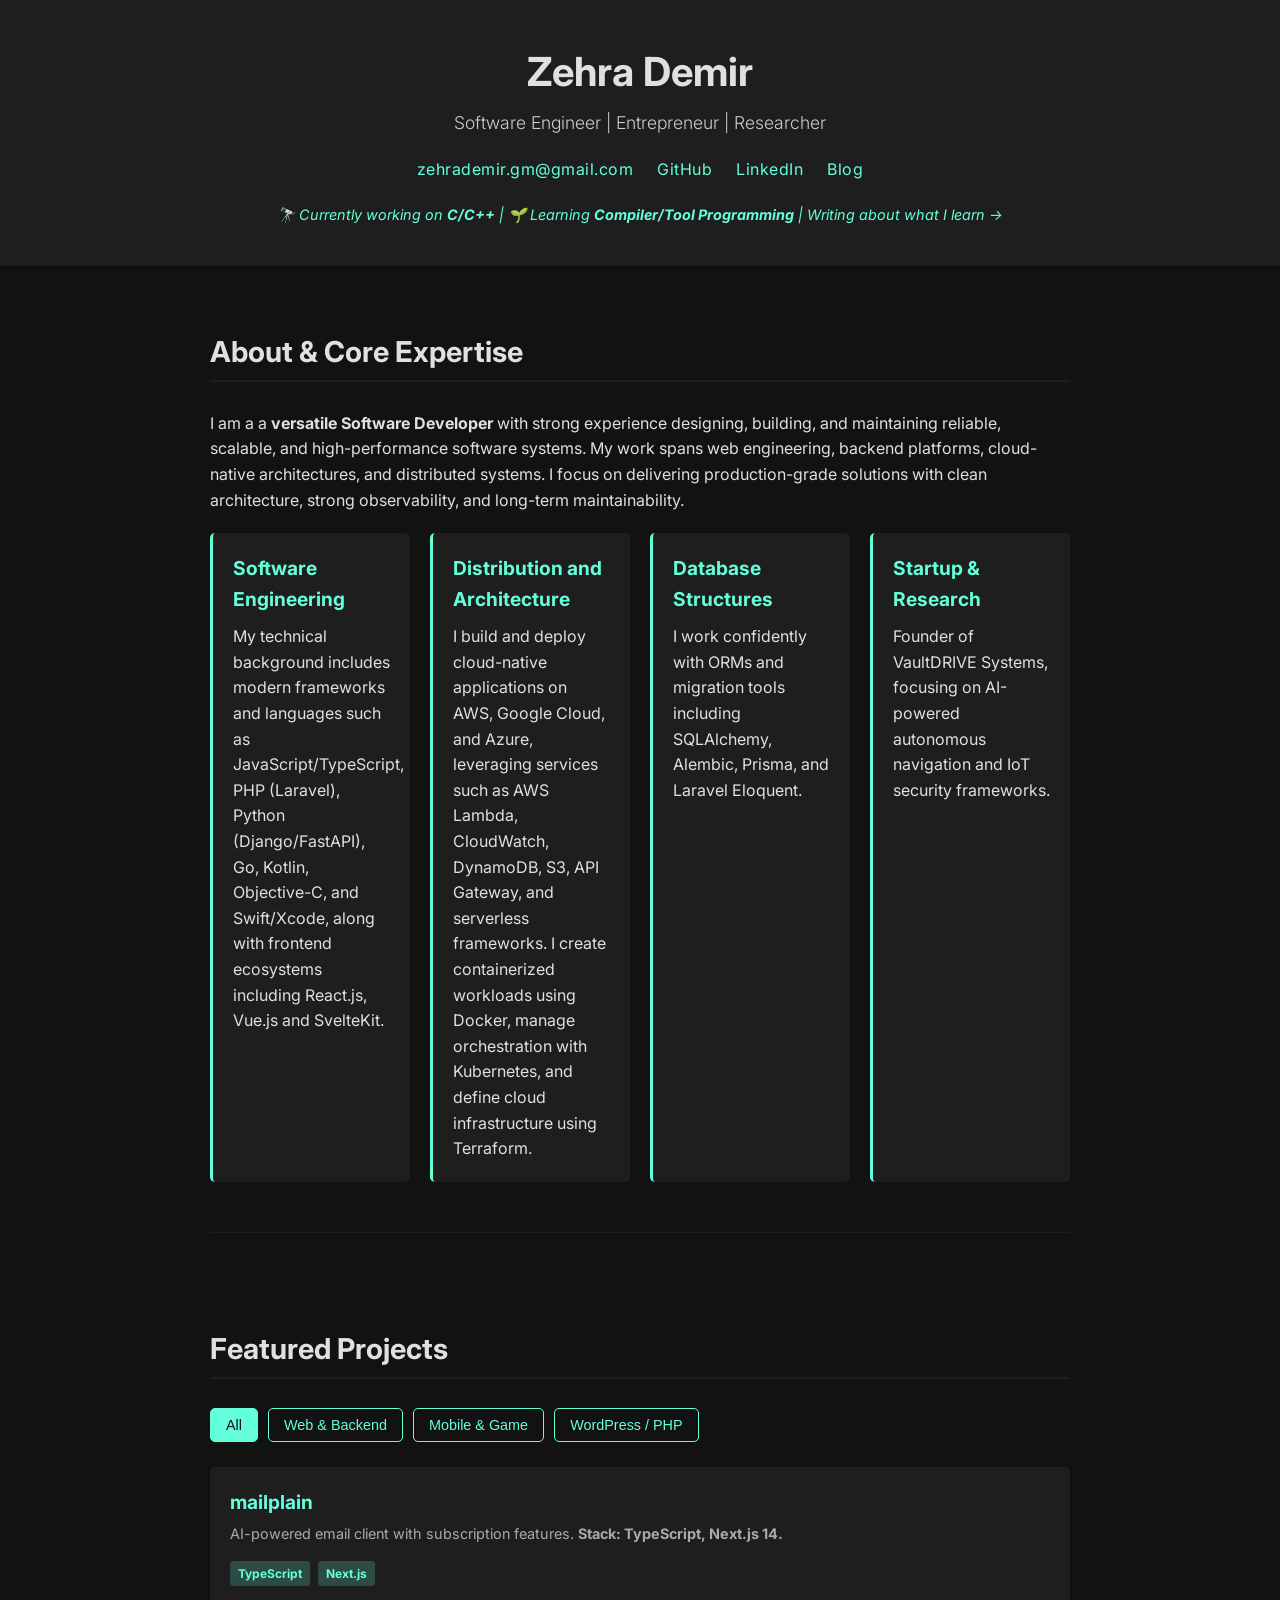
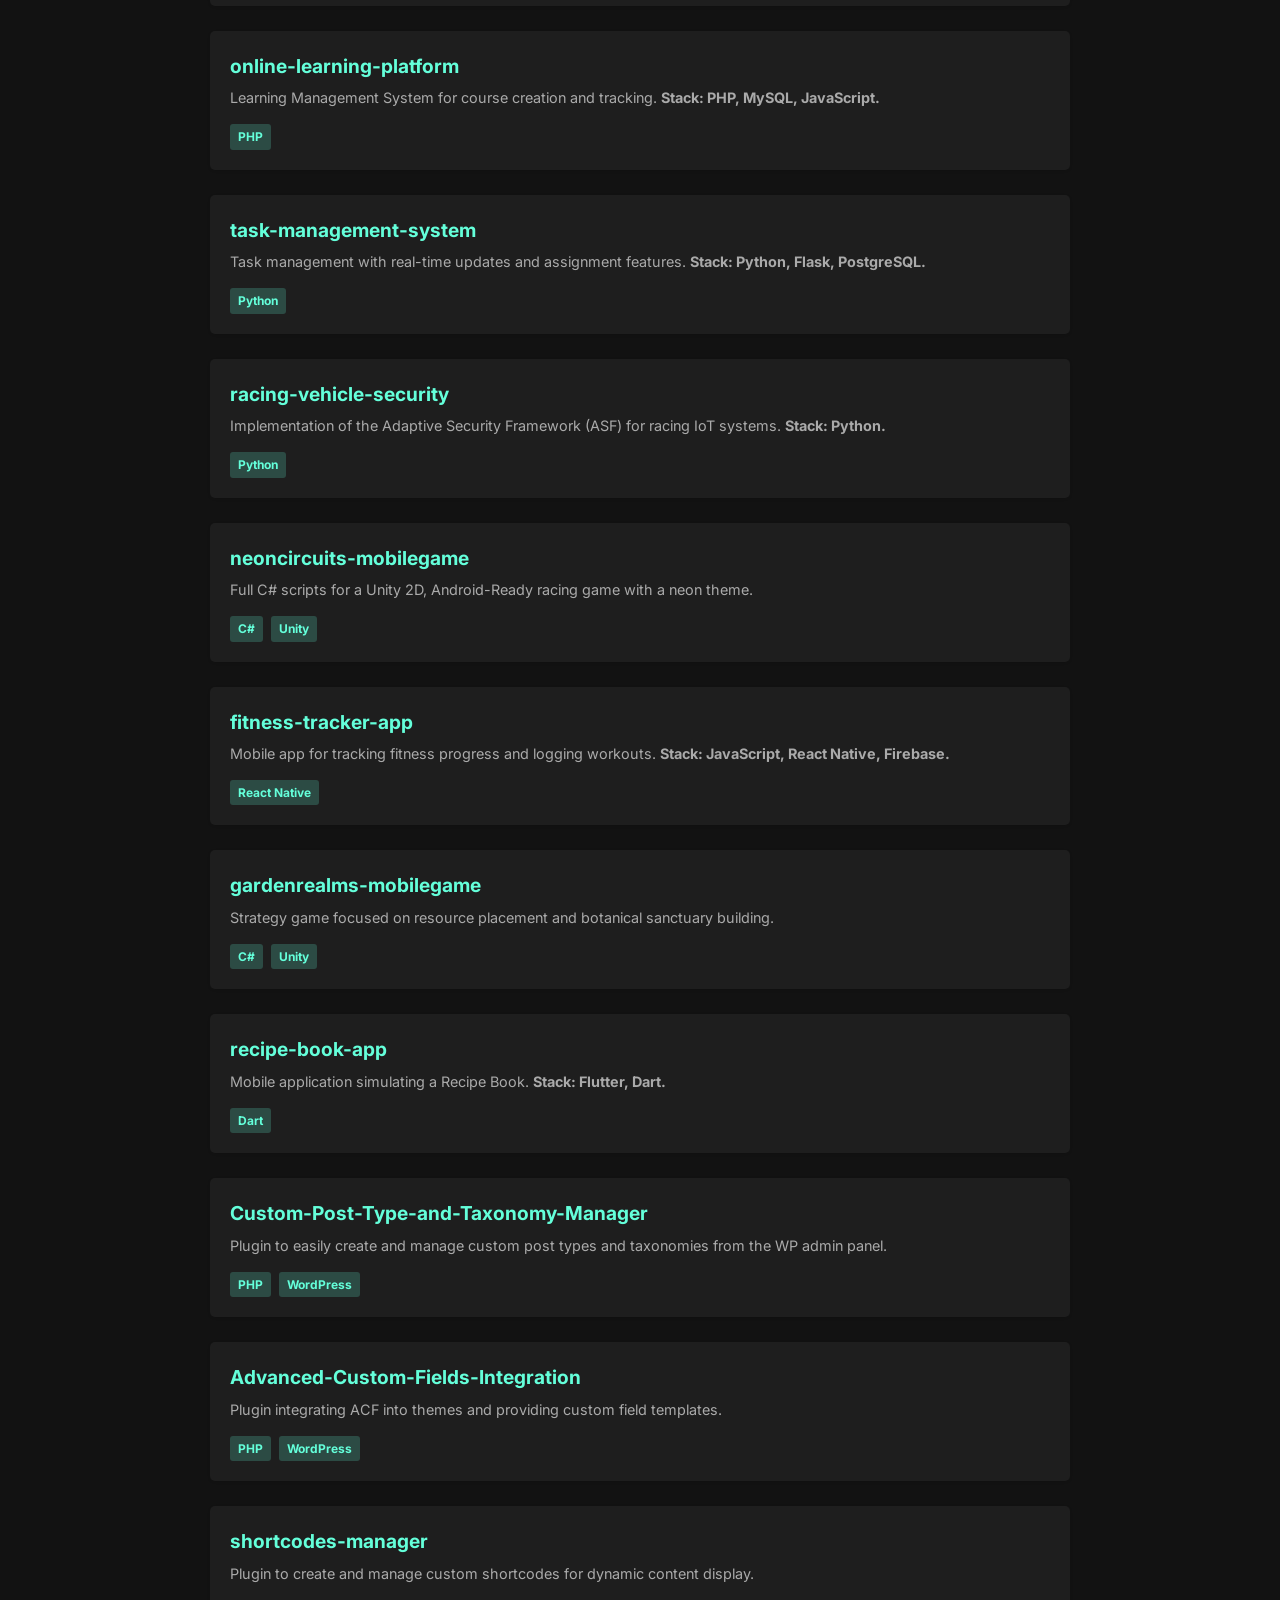
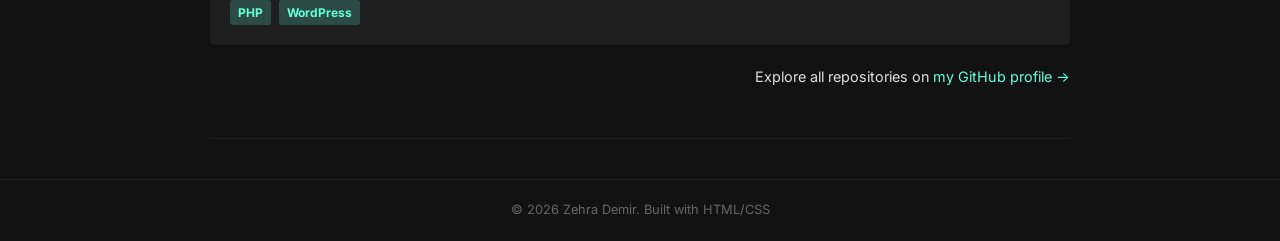
<file: index.html>
<!DOCTYPE html>
<html lang="en">
<head>
    <meta charset="UTF-8">
    <meta name="viewport" content="width=device-width, initial-scale=1.0">
    <title>Zehra Demir | Software Engineer</title>
    <link rel="stylesheet" href="style.css">
    <link href="https://fonts.googleapis.com/css2?family=Inter:wght@300;400;700&display=swap" rel="stylesheet">
</head>
<body>

    <header>
        <div class="container">
            <h1 class="name">Zehra Demir</h1>
            <p class="tagline">Software Engineer | Entrepreneur | Researcher</p>
            <div class="contact-links">
                <a href="mailto:zehrademir.gm@gmail.com">zehrademir.gm@gmail.com</a>
                <a href="https://github.com/zehrademir-arch" target="_blank">GitHub</a>
                <a href="https://www.linkedin.com/in/zehrademirgm" target="_blank">LinkedIn</a>
                <a href="/blog/">Blog</a>
            </div>
            <p class="status">
            🔭 Currently working on <strong>C/C++</strong> |
            🌱 Learning <strong>Compiler/Tool Programming</strong> |
            <a href="/blog/">Writing about what I learn →</a>
            </p>
        </div>
    </header>

    <main class="container">

        <section id="about">
            <h2>About & Core Expertise</h2>
            <p>I am a a <strong>versatile Software Developer</strong> with strong experience designing, building, and maintaining reliable, scalable, and high-performance software systems. My work spans web engineering, backend platforms, cloud-native architectures, and distributed systems. I focus on delivering production-grade solutions with clean architecture, strong observability, and long-term maintainability.</p>
            
            <div class="skills-grid">
                <div>
                    <h3>Software Engineering</h3>
                    <p>My technical background includes modern frameworks and languages such as JavaScript/TypeScript, PHP (Laravel), Python (Django/FastAPI), Go, Kotlin, Objective-C, and Swift/Xcode, along with frontend ecosystems including React.js, Vue.js and SvelteKit.</p>
                </div>
                <div>
                    <h3>Distribution and Architecture</h3>
                    <p>I build and deploy cloud-native applications on AWS, Google Cloud, and Azure, leveraging services such as AWS Lambda, CloudWatch, DynamoDB, S3, API Gateway, and serverless frameworks. I create containerized workloads using Docker, manage orchestration with Kubernetes, and define cloud infrastructure using Terraform.</p>
                </div>
                <div>
                    <h3>Database Structures</h3>
                    <p>I work confidently with ORMs and migration tools including SQLAlchemy, Alembic, Prisma, and Laravel Eloquent.</p>
                </div>
                <div>
                    <h3>Startup & Research</h3>
                    <p>Founder of VaultDRIVE Systems, focusing on AI-powered autonomous navigation and IoT security frameworks.</p>
                </div>
            </div>
        </section>

        <hr>

        <section id="projects">
            <h2>Featured Projects</h2>
            
            <div class="filter-buttons">
                <button class="filter-btn active" data-category="all">All</button>
                <button class="filter-btn" data-category="web">Web & Backend</button>
                <button class="filter-btn" data-category="mobile">Mobile & Game</button>
                <button class="filter-btn" data-category="wordpress">WordPress / PHP</button>
            </div>

            <div class="project-list">

                <div class="project-card web">
                    <h3><a href="https://github.com/zehrademir-arch/mailplain" target="_blank">mailplain</a></h3>
                    <p>AI-powered email client with subscription features. <strong>Stack: TypeScript, Next.js 14.</strong></p>
                    <span class="language">TypeScript</span><span class="language">Next.js</span>
                </div>
                <div class="project-card web">
                    <h3><a href="https://github.com/zehrademir-arch/online-learning-platform" target="_blank">online-learning-platform</a></h3>
                    <p>Learning Management System for course creation and tracking. <strong>Stack: PHP, MySQL, JavaScript.</strong></p>
                    <span class="language">PHP</span>
                </div>
                <div class="project-card web">
                    <h3><a href="https://github.com/zehrademir-arch/task-management-system" target="_blank">task-management-system</a></h3>
                    <p>Task management with real-time updates and assignment features. <strong>Stack: Python, Flask, PostgreSQL.</strong></p>
                    <span class="language">Python</span>
                </div>
                <div class="project-card web">
                    <h3><a href="https://github.com/zehrademir-arch/racing-vehicle-security" target="_blank">racing-vehicle-security</a></h3>
                    <p>Implementation of the Adaptive Security Framework (ASF) for racing IoT systems. <strong>Stack: Python.</strong></p>
                    <span class="language">Python</span>
                </div>

                <div class="project-card mobile">
                    <h3><a href="https://github.com/zehrademir-arch/neoncircuits-mobilegame" target="_blank">neoncircuits-mobilegame</a></h3>
                    <p>Full C# scripts for a Unity 2D, Android-Ready racing game with a neon theme.</p>
                    <span class="language">C#</span><span class="language">Unity</span>
                </div>
                <div class="project-card mobile">
                    <h3><a href="https://github.com/zehrademir-arch/fitness-tracker-app" target="_blank">fitness-tracker-app</a></h3>
                    <p>Mobile app for tracking fitness progress and logging workouts. <strong>Stack: JavaScript, React Native, Firebase.</strong></p>
                    <span class="language">React Native</span>
                </div>
                <div class="project-card mobile">
                    <h3><a href="https://github.com/zehrademir-arch/gardenrealms-mobilegame" target="_blank">gardenrealms-mobilegame</a></h3>
                    <p>Strategy game focused on resource placement and botanical sanctuary building.</p>
                    <span class="language">C#</span><span class="language">Unity</span>
                </div>
                <div class="project-card mobile">
                    <h3><a href="https://github.com/zehrademir-arch/recipe-book-app" target="_blank">recipe-book-app</a></h3>
                    <p>Mobile application simulating a Recipe Book. <strong>Stack: Flutter, Dart.</strong></p>
                    <span class="language">Dart</span>
                </div>
                
                <div class="project-card wordpress">
                    <h3><a href="https://github.com/zehrademir-arch/Custom-Post-Type-and-Taxonomy-Manager" target="_blank">Custom-Post-Type-and-Taxonomy-Manager</a></h3>
                    <p>Plugin to easily create and manage custom post types and taxonomies from the WP admin panel.</p>
                    <span class="language">PHP</span><span class="language">WordPress</span>
                </div>
                <div class="project-card wordpress">
                    <h3><a href="https://github.com/zehrademir-arch/-Advanced-Custom-Fields-Integration" target="_blank">Advanced-Custom-Fields-Integration</a></h3>
                    <p>Plugin integrating ACF into themes and providing custom field templates.</p>
                    <span class="language">PHP</span><span class="language">WordPress</span>
                </div>
                <div class="project-card wordpress">
                    <h3><a href="https://github.com/zehrademir-arch/shortcodes-manager" target="_blank">shortcodes-manager</a></h3>
                    <p>Plugin to create and manage custom shortcodes for dynamic content display.</p>
                    <span class="language">PHP</span><span class="language">WordPress</span>
                </div>
            </div>
            <p class="archive-link">Explore all repositories on <a href="https://github.com/zehrademir-arch" target="_blank">my GitHub profile &rarr;</a></p>
        </section>

        <hr>
        
    </main>

    <footer>
        <div class="container">
            <p>&copy; 2026 Zehra Demir. Built with HTML/CSS</p>
        </div>
    </footer>

    <script>
        document.addEventListener('DOMContentLoaded', () => {
            const filterButtons = document.querySelectorAll('.filter-btn');
            const projectCards = document.querySelectorAll('.project-card');

            filterButtons.forEach(button => {
                button.addEventListener('click', () => {
                    // Remove active state from all buttons
                    filterButtons.forEach(btn => btn.classList.remove('active'));
                    // Set active state on clicked button
                    button.classList.add('active');

                    const category = button.dataset.category;

                    projectCards.forEach(card => {
                        if (category === 'all' || card.classList.contains(category)) {
                            card.style.display = 'block';
                        } else {
                            card.style.display = 'none';
                        }
                    });
                });
            });
        });
    </script>

</body>
</html>
</file>
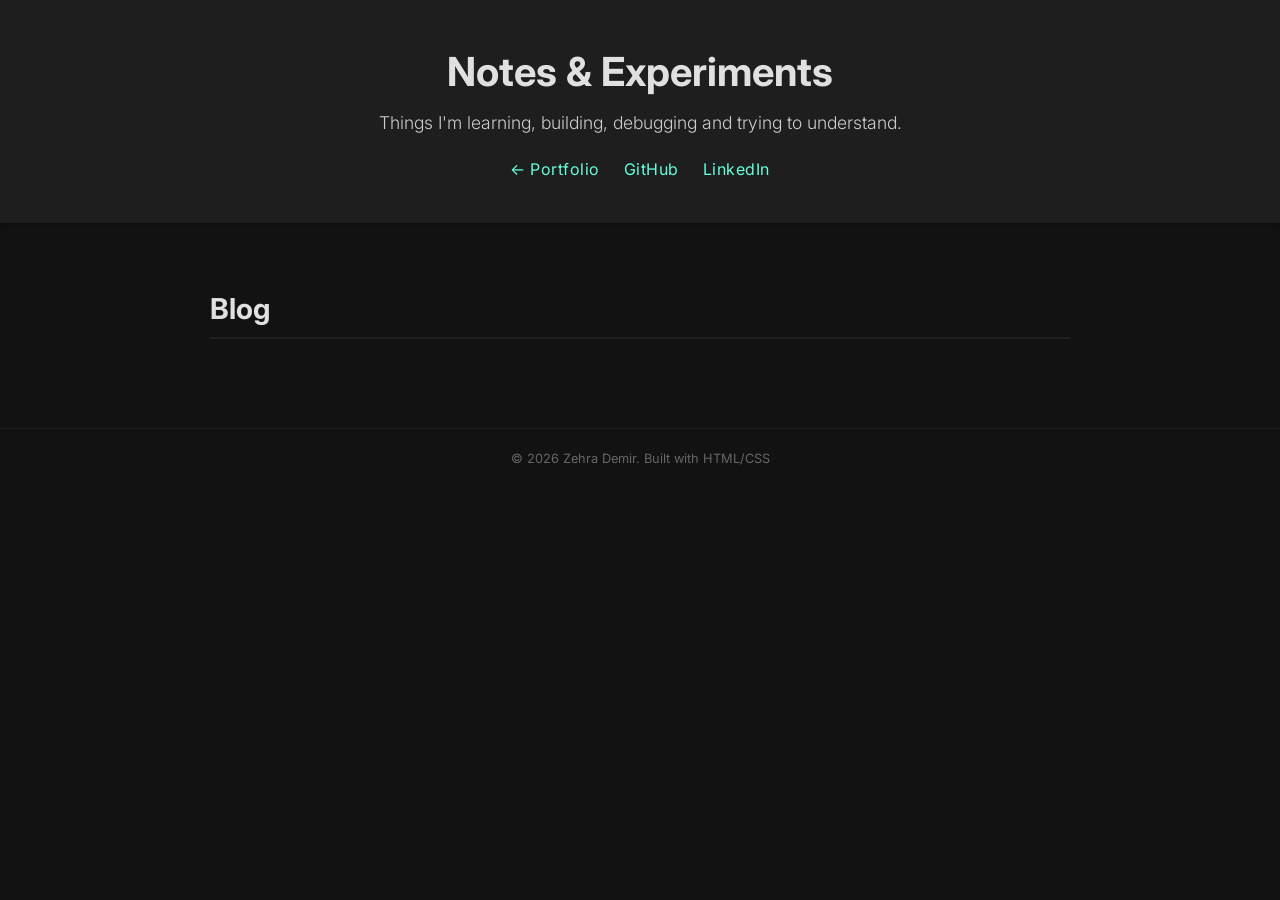
<file: blog/index.html>
<!DOCTYPE html>
<html lang="en">
<head>
    <meta charset="UTF-8">
    <meta name="viewport" content="width=device-width, initial-scale=1.0">

    <title>Blog | Zehra Demir</title>

    <link rel="stylesheet" href="../style.css">
    <link href="https://fonts.googleapis.com/css2?family=Inter:wght@300;400;700&display=swap" rel="stylesheet">
</head>

<body>

<header>
    <div class="container">
        <h1 class="name">Notes & Experiments</h1>

        <p class="tagline">
            Things I'm learning, building, debugging and trying to understand.
        </p>

        <div class="contact-links">
            <a href="/">← Portfolio</a>
            <a href="https://github.com/zehrademir-arch" target="_blank">GitHub</a>
            <a href="https://www.linkedin.com/in/zehrademirgm" target="_blank">LinkedIn</a>
        </div>
    </div>
</header>

<main class="container">

    <section id="blog">
        <h2>Blog</h2>

        <div class="blog-list">
        </div>
    </section>

</main>

<footer>
    <div class="container">
        <p>&copy; 2026 Zehra Demir. Built with HTML/CSS</p>
    </div>
</footer>

</body>
</html>
</file>
<file: style.css>
/* 1. Global Reset & Variables */
:root {
    --bg-color: #121212; /* Dark background */
    --text-color: #e0e0e0; /* Light text */
    --primary-color: #64ffda; /* Neon/Accent Color */
    --secondary-bg: #1e1e1e; /* Slightly lighter dark for cards */
    --font-family: 'Inter', sans-serif;
    --max-width: 900px;
}

* {
    margin: 0;
    padding: 0;
    box-sizing: border-box;
}

body {
    font-family: var(--font-family);
    background-color: var(--bg-color);
    color: var(--text-color);
    line-height: 1.6;
}

.container {
    max-width: var(--max-width);
    margin: 0 auto;
    padding: 0 20px;
}

/* 2. Typography & Links */
h1, h2, h3 {
    color: var(--text-color);
    margin-bottom: 0.5em;
}

h1 { font-size: 2.5em; }
h2 { 
    font-size: 1.8em; 
    border-bottom: 2px solid var(--secondary-bg);
    padding-bottom: 5px;
    margin-top: 1.5em;
    margin-bottom: 1em;
}
h3 { font-size: 1.2em; }

a {
    color: var(--primary-color);
    text-decoration: none;
    transition: color 0.3s ease;
}

a:hover {
    color: #a6ffec; /* Lighter shade on hover */
    text-decoration: underline;
}

/* 3. Header/Hero Styling */
header {
    background-color: var(--secondary-bg);
    padding: 40px 0;
    text-align: center;
    box-shadow: 0 2px 4px rgba(0, 0, 0, 0.2);
}

.name { margin-bottom: 5px; font-weight: 700; }
.tagline {
    font-size: 1.1em;
    font-weight: 300;
    color: #cccccc;
    margin-bottom: 20px;
}

.contact-links a {
    margin: 0 10px;
    font-weight: 400;
    letter-spacing: 0.5px;
}

.status {
    margin-top: 20px;
    font-style: italic;
    color: var(--primary-color);
    font-size: 0.9em;
}

/* 4. Section Styling & Divider */
section {
    padding: 20px 0;
}

hr {
    border: none;
    height: 1px;
    background-color: var(--secondary-bg);
    margin: 30px 0;
}

/* 5. About Section (Skills Grid) */
.skills-grid {
    display: grid;
    grid-template-columns: repeat(auto-fit, minmax(200px, 1fr));
    gap: 20px;
    margin-top: 20px;
}

.skills-grid div {
    background-color: var(--secondary-bg);
    padding: 20px;
    border-radius: 5px;
    border-left: 3px solid var(--primary-color);
}

.skills-grid h3 {
    margin-top: 0;
    color: var(--primary-color);
}

/* 6. Projects Section - Filter Buttons */
.filter-buttons {
    display: flex;
    flex-wrap: wrap;
    gap: 10px;
    margin-bottom: 25px;
}

.filter-btn {
    padding: 8px 15px;
    border: 1px solid var(--primary-color);
    background-color: var(--bg-color);
    color: var(--primary-color);
    cursor: pointer;
    border-radius: 5px;
    transition: all 0.2s ease;
    font-size: 0.9em;
}

.filter-btn:hover {
    background-color: rgba(100, 255, 218, 0.1);
}

.filter-btn.active {
    background-color: var(--primary-color);
    color: var(--bg-color);
}

.project-list {
    display: grid;
    grid-template-columns: 1fr;
    gap: 25px;
}

.project-card {
    background-color: var(--secondary-bg);
    padding: 20px;
    border-radius: 5px;
    box-shadow: 0 1px 3px rgba(0, 0, 0, 0.1);
    transition: transform 0.2s, opacity 0.3s;
}

.project-card:hover {
    transform: translateY(-5px);
    box-shadow: 0 5px 15px rgba(0, 0, 0, 0.3);
}

.project-card h3 {
    margin-bottom: 5px;
}

.project-card p {
    font-size: 0.9em;
    color: #aaaaaa;
    margin-bottom: 10px;
}

.language {
    display: inline-block;
    background-color: rgba(100, 255, 218, 0.2);
    color: var(--primary-color);
    padding: 3px 8px;
    border-radius: 3px;
    font-size: 0.75em;
    font-weight: 700;
    margin-right: 8px;
    margin-top: 5px;
}

.archive-link {
    text-align: right;
    margin-top: 20px;
    font-size: 0.9em;
}

/* 7. Publications Section */
.publication-list p {
    margin-bottom: 10px;
    font-size: 0.95em;
    color: #cccccc;
}

/* 8. Footer Styling */
footer {
    text-align: center;
    padding: 20px 0;
    font-size: 0.8em;
    color: #666666;
    border-top: 1px solid var(--secondary-bg);
    margin-top: 40px;
}

/* 9. Responsiveness */
@media (max-width: 600px) {
    h1 { font-size: 2em; }
    h2 { font-size: 1.5em; }
    .skills-grid {
        grid-template-columns: 1fr;
    }
}
</file>
